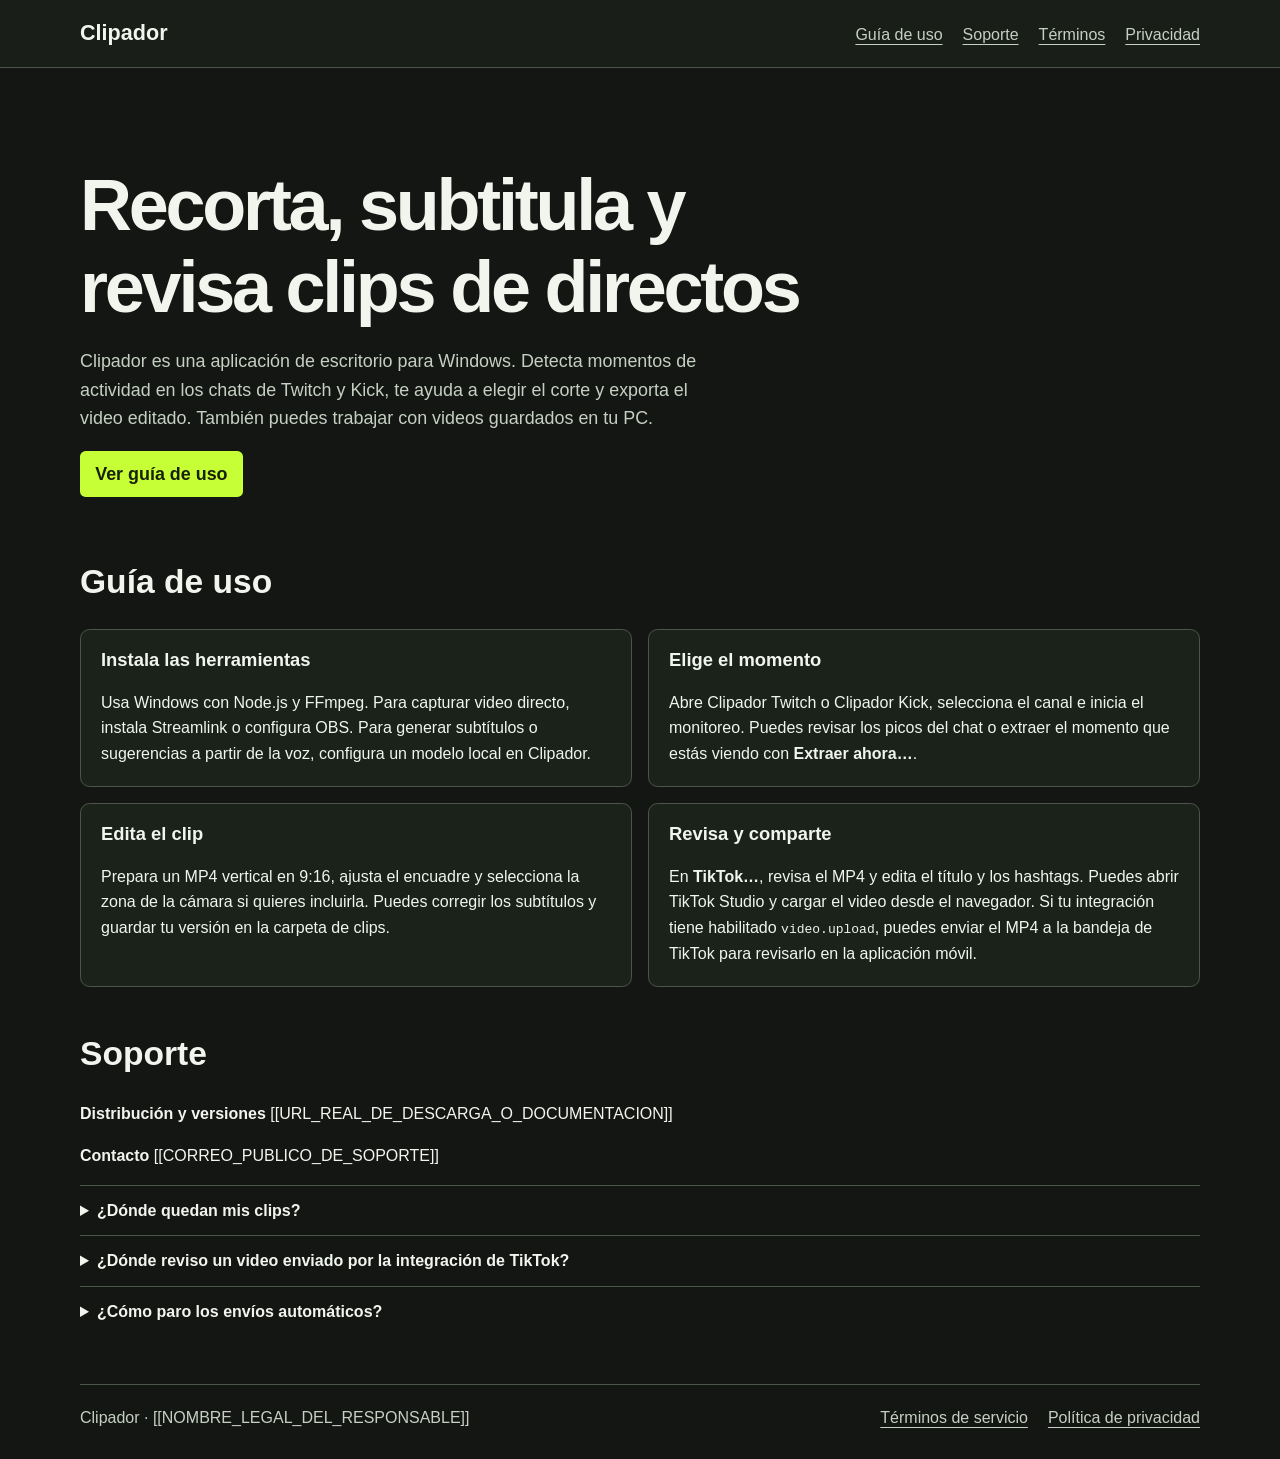
<file: index.html>
<!doctype html>
<html lang="es">
<head>
  <meta charset="utf-8">
  <meta name="viewport" content="width=device-width, initial-scale=1">
  <meta name="description" content="Guía de Clipador, la herramienta de escritorio para recortar, subtitular y revisar clips de directos.">
  <title>Clipador | Guía de la aplicación</title>
  <link rel="stylesheet" href="estilos.css">
</head>
<body>
  <header class="cabecera">
    <div class="marco cabecera-interior">
      <a class="marca" href="index.html" aria-current="page">Clipador</a>
      <nav aria-label="Navegación principal">
        <a href="#guia">Guía de uso</a>
        <a href="#soporte">Soporte</a>
        <a href="terminos.html">Términos</a>
        <a href="privacidad.html">Privacidad</a>
      </nav>
    </div>
  </header>
  <main class="marco">
    <section class="inicio">
      <h1>Recorta, subtitula y revisa clips de directos</h1>
      <p>Clipador es una aplicación de escritorio para Windows. Detecta momentos de actividad en los chats de Twitch y Kick, te ayuda a elegir el corte y exporta el video editado. También puedes trabajar con videos guardados en tu PC.</p>
      <p><a class="boton" href="#guia">Ver guía de uso</a></p>
    </section>
    <section id="guia" aria-labelledby="guia-titulo">
      <h2 id="guia-titulo">Guía de uso</h2>
      <div class="pasos">
        <article>
          <h3>Instala las herramientas</h3>
          <p>Usa Windows con Node.js y FFmpeg. Para capturar video directo, instala Streamlink o configura OBS. Para generar subtítulos o sugerencias a partir de la voz, configura un modelo local en Clipador.</p>
        </article>
        <article>
          <h3>Elige el momento</h3>
          <p>Abre Clipador Twitch o Clipador Kick, selecciona el canal e inicia el monitoreo. Puedes revisar los picos del chat o extraer el momento que estás viendo con <strong>Extraer ahora…</strong>.</p>
        </article>
        <article>
          <h3>Edita el clip</h3>
          <p>Prepara un MP4 vertical en 9:16, ajusta el encuadre y selecciona la zona de la cámara si quieres incluirla. Puedes corregir los subtítulos y guardar tu versión en la carpeta de clips.</p>
        </article>
        <article>
          <h3>Revisa y comparte</h3>
          <p>En <strong>TikTok…</strong>, revisa el MP4 y edita el título y los hashtags. Puedes abrir TikTok Studio y cargar el video desde el navegador. Si tu integración tiene habilitado <code>video.upload</code>, puedes enviar el MP4 a la bandeja de TikTok para revisarlo en la aplicación móvil.</p>
        </article>
      </div>
    </section>
    <section id="soporte" aria-labelledby="soporte-titulo">
      <h2 id="soporte-titulo">Soporte</h2>
      <p><strong>Distribución y versiones</strong> [[URL_REAL_DE_DESCARGA_O_DOCUMENTACION]]</p>
      <p><strong>Contacto</strong> [[CORREO_PUBLICO_DE_SOPORTE]]</p>
      <details>
        <summary>¿Dónde quedan mis clips?</summary>
        <p>Clipador exporta el video, los subtítulos y el texto de publicación a la carpeta configurada en tu equipo. En la ventana principal puedes abrirla con <strong>Abrir carpeta de clips</strong>.</p>
      </details>
      <details>
        <summary>¿Dónde reviso un video enviado por la integración de TikTok?</summary>
        <p>Abre la notificación en la bandeja del móvil con la cuenta que autorizaste. Ahí puedes revisar el video y añadir el título y los hashtags en el editor.</p>
      </details>
      <details>
        <summary>¿Cómo paro los envíos automáticos?</summary>
        <p>Abre <strong>TikTok…</strong> y desmarca <strong>Enviar los nuevos MP4 a mi bandeja durante esta sesión</strong>. Puedes revisar el progreso del envío actual con <strong>Consultar estado</strong> cuando esté disponible.</p>
      </details>
    </section>
  </main>
  <footer class="marco pie">
    <span>Clipador · [[NOMBRE_LEGAL_DEL_RESPONSABLE]]</span>
    <nav aria-label="Información legal">
      <a href="terminos.html">Términos de servicio</a>
      <a href="privacidad.html">Política de privacidad</a>
    </nav>
  </footer>
</body>
</html>
</file>
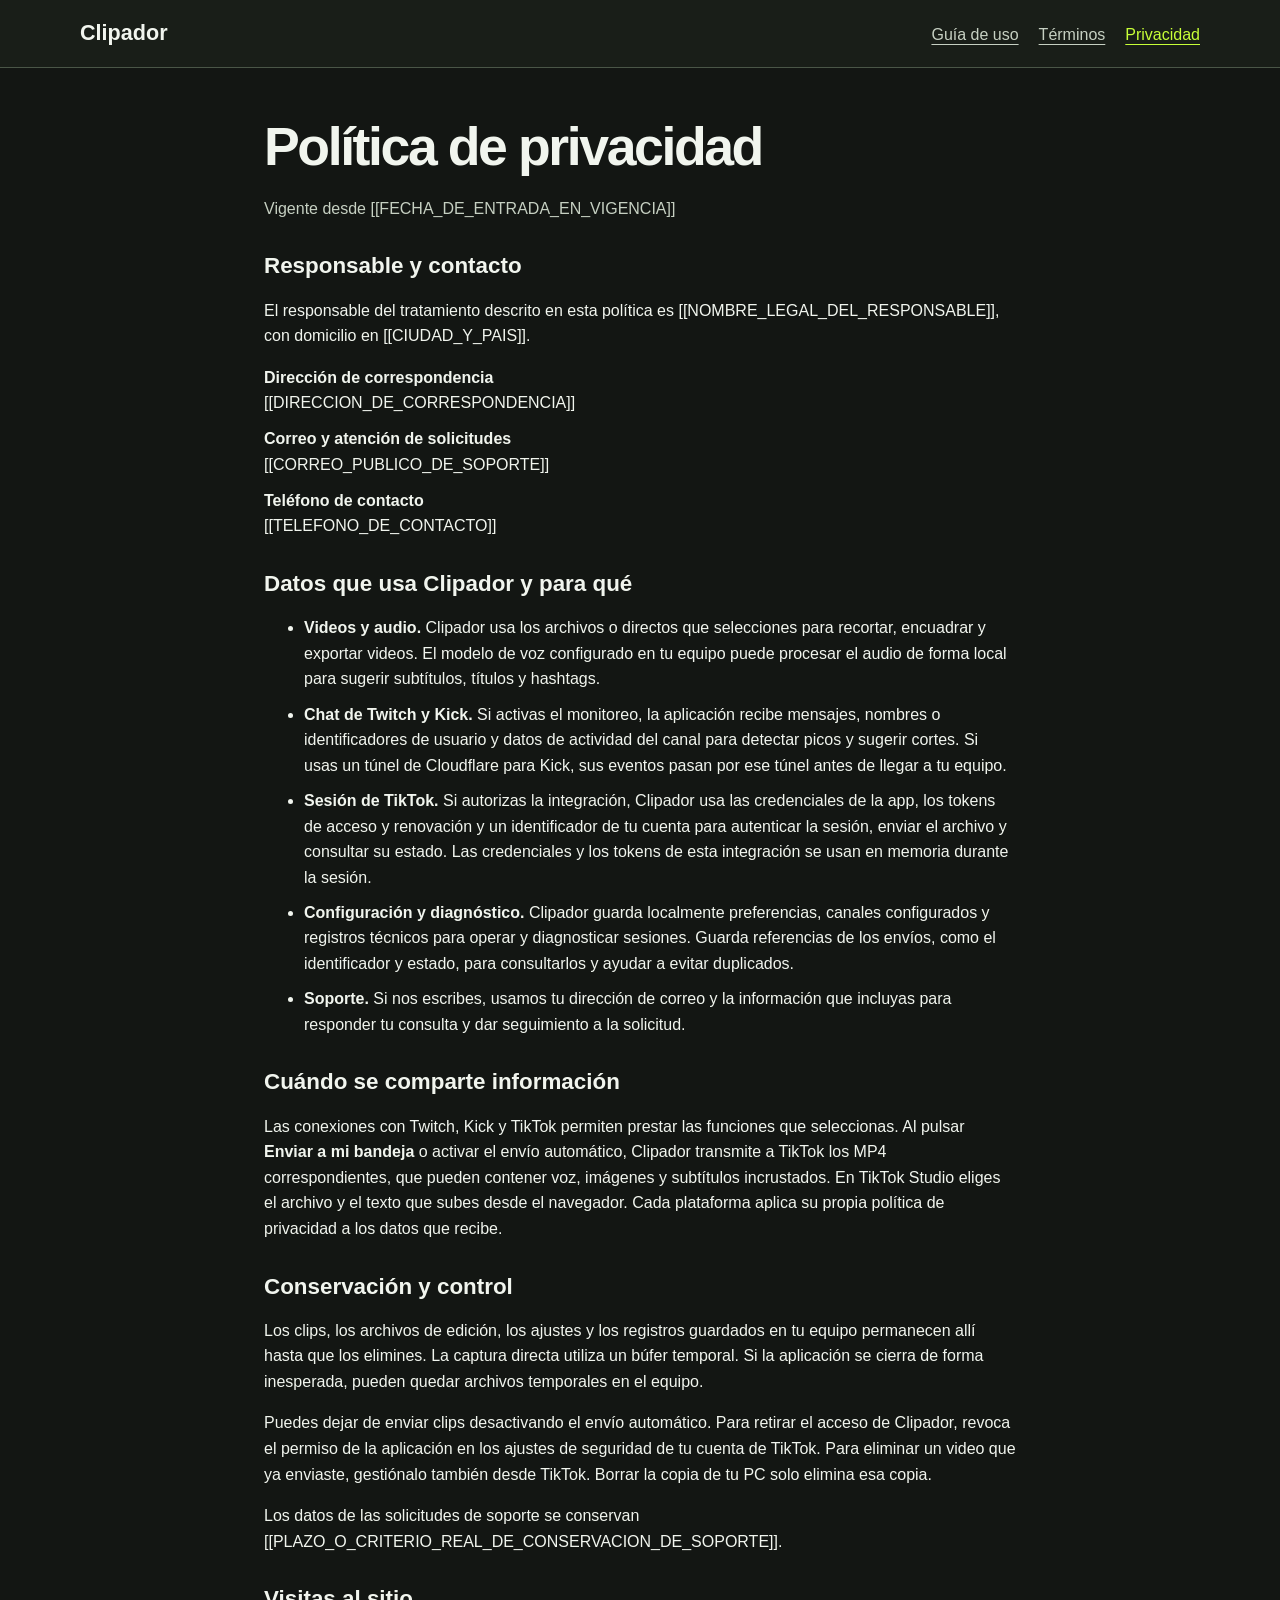
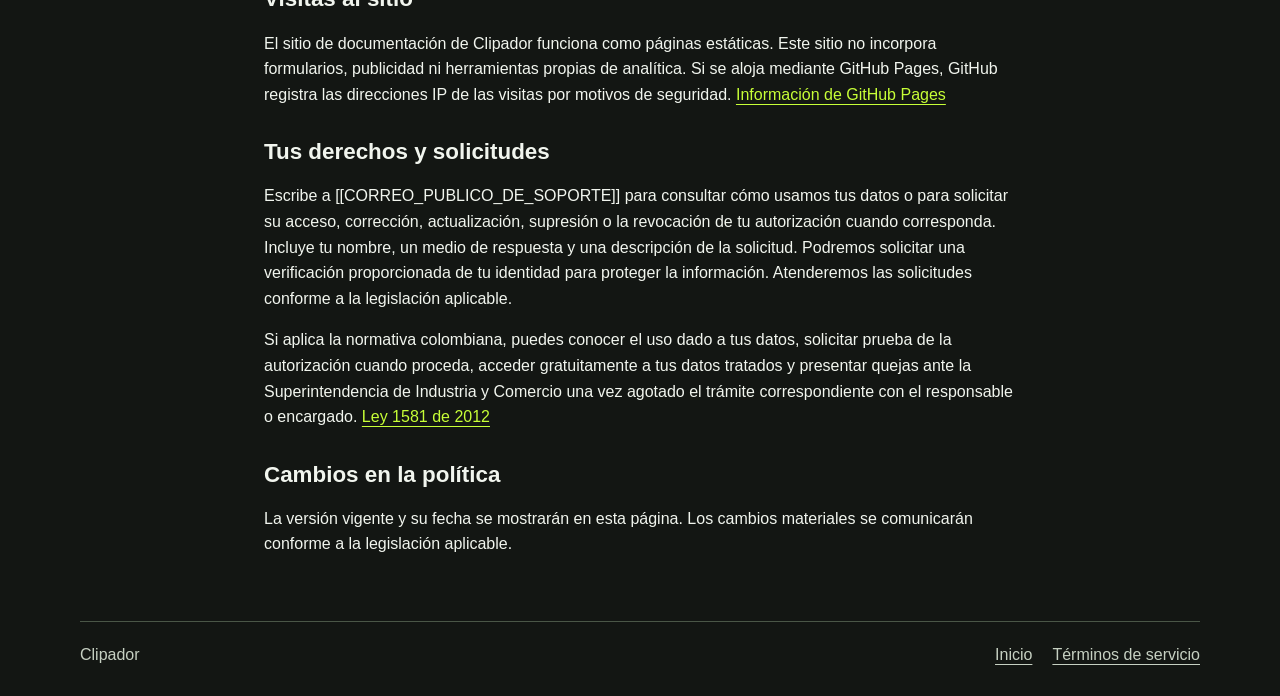
<file: privacidad.html>
<!doctype html>
<html lang="es">
<head>
  <meta charset="utf-8">
  <meta name="viewport" content="width=device-width, initial-scale=1">
  <title>Política de privacidad | Clipador</title>
  <link rel="stylesheet" href="estilos.css">
</head>
<body>
  <header class="cabecera">
    <div class="marco cabecera-interior">
      <a class="marca" href="index.html">Clipador</a>
      <nav aria-label="Navegación principal">
        <a href="index.html#guia">Guía de uso</a>
        <a href="terminos.html">Términos</a>
        <a href="privacidad.html" aria-current="page">Privacidad</a>
      </nav>
    </div>
  </header>
  <main class="marco documento">
    <h1>Política de privacidad</h1>
    <p class="fecha">Vigente desde [[FECHA_DE_ENTRADA_EN_VIGENCIA]]</p>
    <section>
      <h2>Responsable y contacto</h2>
      <p>El responsable del tratamiento descrito en esta política es [[NOMBRE_LEGAL_DEL_RESPONSABLE]], con domicilio en [[CIUDAD_Y_PAIS]].</p>
      <dl>
        <dt>Dirección de correspondencia</dt><dd>[[DIRECCION_DE_CORRESPONDENCIA]]</dd>
        <dt>Correo y atención de solicitudes</dt><dd>[[CORREO_PUBLICO_DE_SOPORTE]]</dd>
        <dt>Teléfono de contacto</dt><dd>[[TELEFONO_DE_CONTACTO]]</dd>
      </dl>
    </section>
    <section>
      <h2>Datos que usa Clipador y para qué</h2>
      <ul>
        <li><strong>Videos y audio.</strong> Clipador usa los archivos o directos que selecciones para recortar, encuadrar y exportar videos. El modelo de voz configurado en tu equipo puede procesar el audio de forma local para sugerir subtítulos, títulos y hashtags.</li>
        <li><strong>Chat de Twitch y Kick.</strong> Si activas el monitoreo, la aplicación recibe mensajes, nombres o identificadores de usuario y datos de actividad del canal para detectar picos y sugerir cortes. Si usas un túnel de Cloudflare para Kick, sus eventos pasan por ese túnel antes de llegar a tu equipo.</li>
        <li><strong>Sesión de TikTok.</strong> Si autorizas la integración, Clipador usa las credenciales de la app, los tokens de acceso y renovación y un identificador de tu cuenta para autenticar la sesión, enviar el archivo y consultar su estado. Las credenciales y los tokens de esta integración se usan en memoria durante la sesión.</li>
        <li><strong>Configuración y diagnóstico.</strong> Clipador guarda localmente preferencias, canales configurados y registros técnicos para operar y diagnosticar sesiones. Guarda referencias de los envíos, como el identificador y estado, para consultarlos y ayudar a evitar duplicados.</li>
        <li><strong>Soporte.</strong> Si nos escribes, usamos tu dirección de correo y la información que incluyas para responder tu consulta y dar seguimiento a la solicitud.</li>
      </ul>
    </section>
    <section>
      <h2>Cuándo se comparte información</h2>
      <p>Las conexiones con Twitch, Kick y TikTok permiten prestar las funciones que seleccionas. Al pulsar <strong>Enviar a mi bandeja</strong> o activar el envío automático, Clipador transmite a TikTok los MP4 correspondientes, que pueden contener voz, imágenes y subtítulos incrustados. En TikTok Studio eliges el archivo y el texto que subes desde el navegador. Cada plataforma aplica su propia política de privacidad a los datos que recibe.</p>
    </section>
    <section>
      <h2>Conservación y control</h2>
      <p>Los clips, los archivos de edición, los ajustes y los registros guardados en tu equipo permanecen allí hasta que los elimines. La captura directa utiliza un búfer temporal. Si la aplicación se cierra de forma inesperada, pueden quedar archivos temporales en el equipo.</p>
      <p>Puedes dejar de enviar clips desactivando el envío automático. Para retirar el acceso de Clipador, revoca el permiso de la aplicación en los ajustes de seguridad de tu cuenta de TikTok. Para eliminar un video que ya enviaste, gestiónalo también desde TikTok. Borrar la copia de tu PC solo elimina esa copia.</p>
      <p>Los datos de las solicitudes de soporte se conservan [[PLAZO_O_CRITERIO_REAL_DE_CONSERVACION_DE_SOPORTE]].</p>
    </section>
    <section>
      <h2>Visitas al sitio</h2>
      <p>El sitio de documentación de Clipador funciona como páginas estáticas. Este sitio no incorpora formularios, publicidad ni herramientas propias de analítica. Si se aloja mediante GitHub Pages, GitHub registra las direcciones IP de las visitas por motivos de seguridad. <a href="https://docs.github.com/en/pages/getting-started-with-github-pages/what-is-github-pages#data-collection">Información de GitHub Pages</a></p>
    </section>
    <section>
      <h2>Tus derechos y solicitudes</h2>
      <p>Escribe a [[CORREO_PUBLICO_DE_SOPORTE]] para consultar cómo usamos tus datos o para solicitar su acceso, corrección, actualización, supresión o la revocación de tu autorización cuando corresponda. Incluye tu nombre, un medio de respuesta y una descripción de la solicitud. Podremos solicitar una verificación proporcionada de tu identidad para proteger la información. Atenderemos las solicitudes conforme a la legislación aplicable.</p>
      <p>Si aplica la normativa colombiana, puedes conocer el uso dado a tus datos, solicitar prueba de la autorización cuando proceda, acceder gratuitamente a tus datos tratados y presentar quejas ante la Superintendencia de Industria y Comercio una vez agotado el trámite correspondiente con el responsable o encargado. <a href="https://www.funcionpublica.gov.co/eva/gestornormativo/norma.php?i=49981">Ley 1581 de 2012</a></p>
    </section>
    <section>
      <h2>Cambios en la política</h2>
      <p>La versión vigente y su fecha se mostrarán en esta página. Los cambios materiales se comunicarán conforme a la legislación aplicable.</p>
    </section>
  </main>
  <footer class="marco pie">
    <span>Clipador</span>
    <nav aria-label="Información legal">
      <a href="index.html">Inicio</a>
      <a href="terminos.html">Términos de servicio</a>
    </nav>
  </footer>
</body>
</html>
</file>
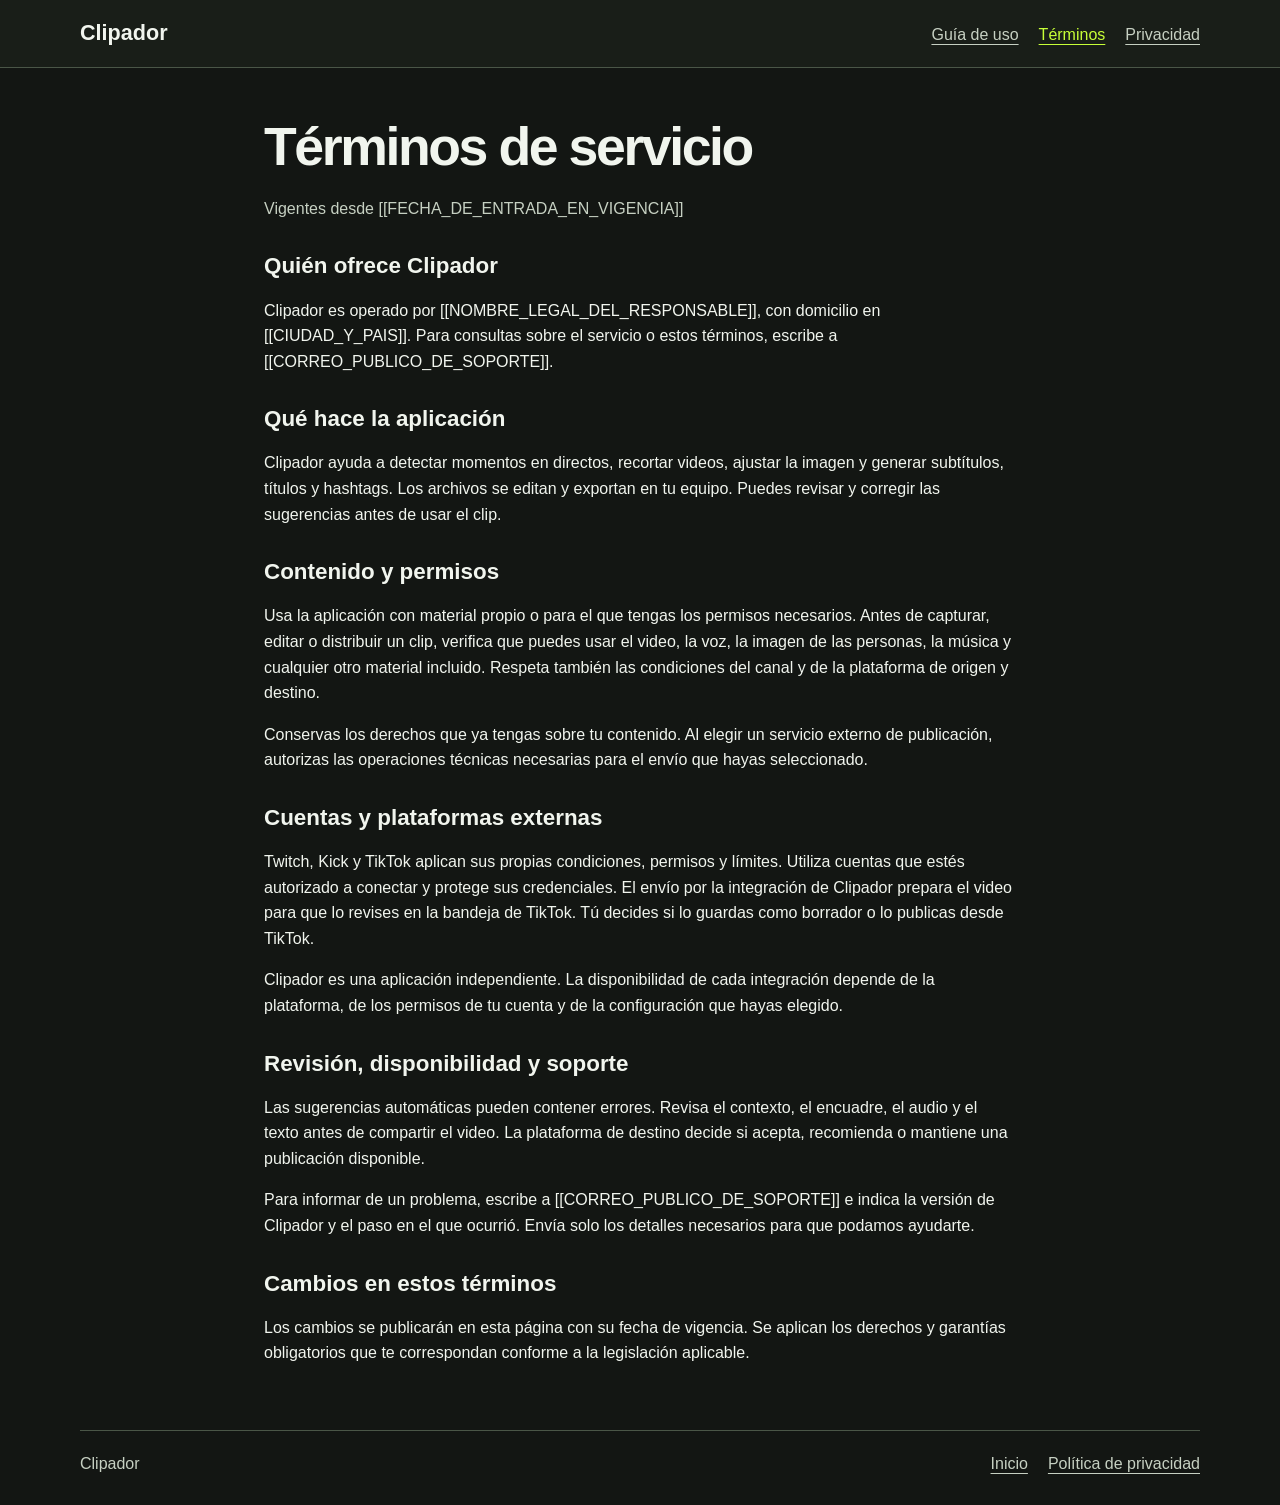
<file: terminos.html>
<!doctype html>
<html lang="es">
<head>
  <meta charset="utf-8">
  <meta name="viewport" content="width=device-width, initial-scale=1">
  <title>Términos de servicio | Clipador</title>
  <link rel="stylesheet" href="estilos.css">
</head>
<body>
  <header class="cabecera">
    <div class="marco cabecera-interior">
      <a class="marca" href="index.html">Clipador</a>
      <nav aria-label="Navegación principal">
        <a href="index.html#guia">Guía de uso</a>
        <a href="terminos.html" aria-current="page">Términos</a>
        <a href="privacidad.html">Privacidad</a>
      </nav>
    </div>
  </header>
  <main class="marco documento">
    <h1>Términos de servicio</h1>
    <p class="fecha">Vigentes desde [[FECHA_DE_ENTRADA_EN_VIGENCIA]]</p>
    <section>
      <h2>Quién ofrece Clipador</h2>
      <p>Clipador es operado por [[NOMBRE_LEGAL_DEL_RESPONSABLE]], con domicilio en [[CIUDAD_Y_PAIS]]. Para consultas sobre el servicio o estos términos, escribe a [[CORREO_PUBLICO_DE_SOPORTE]].</p>
    </section>
    <section>
      <h2>Qué hace la aplicación</h2>
      <p>Clipador ayuda a detectar momentos en directos, recortar videos, ajustar la imagen y generar subtítulos, títulos y hashtags. Los archivos se editan y exportan en tu equipo. Puedes revisar y corregir las sugerencias antes de usar el clip.</p>
    </section>
    <section>
      <h2>Contenido y permisos</h2>
      <p>Usa la aplicación con material propio o para el que tengas los permisos necesarios. Antes de capturar, editar o distribuir un clip, verifica que puedes usar el video, la voz, la imagen de las personas, la música y cualquier otro material incluido. Respeta también las condiciones del canal y de la plataforma de origen y destino.</p>
      <p>Conservas los derechos que ya tengas sobre tu contenido. Al elegir un servicio externo de publicación, autorizas las operaciones técnicas necesarias para el envío que hayas seleccionado.</p>
    </section>
    <section>
      <h2>Cuentas y plataformas externas</h2>
      <p>Twitch, Kick y TikTok aplican sus propias condiciones, permisos y límites. Utiliza cuentas que estés autorizado a conectar y protege sus credenciales. El envío por la integración de Clipador prepara el video para que lo revises en la bandeja de TikTok. Tú decides si lo guardas como borrador o lo publicas desde TikTok.</p>
      <p>Clipador es una aplicación independiente. La disponibilidad de cada integración depende de la plataforma, de los permisos de tu cuenta y de la configuración que hayas elegido.</p>
    </section>
    <section>
      <h2>Revisión, disponibilidad y soporte</h2>
      <p>Las sugerencias automáticas pueden contener errores. Revisa el contexto, el encuadre, el audio y el texto antes de compartir el video. La plataforma de destino decide si acepta, recomienda o mantiene una publicación disponible.</p>
      <p>Para informar de un problema, escribe a [[CORREO_PUBLICO_DE_SOPORTE]] e indica la versión de Clipador y el paso en el que ocurrió. Envía solo los detalles necesarios para que podamos ayudarte.</p>
    </section>
    <section>
      <h2>Cambios en estos términos</h2>
      <p>Los cambios se publicarán en esta página con su fecha de vigencia. Se aplican los derechos y garantías obligatorios que te correspondan conforme a la legislación aplicable.</p>
    </section>
  </main>
  <footer class="marco pie">
    <span>Clipador</span>
    <nav aria-label="Información legal">
      <a href="index.html">Inicio</a>
      <a href="privacidad.html">Política de privacidad</a>
    </nav>
  </footer>
</body>
</html>
</file>
<file: estilos.css>
:root {
  color-scheme: dark;
  font-family: "Atkinson Hyperlegible Next", "Segoe UI", sans-serif;
  background: #131613;
  color: #f1f5ee;
  line-height: 1.6;
  --verde: #c7ff37;
  --suave: #c6d0c2;
  --borde: #4a5647;
}

* { box-sizing: border-box; }
html { scroll-padding-top: 1rem; }
body { margin: 0; }
a { color: var(--verde); text-underline-offset: .22em; }
a:hover { text-decoration-thickness: .15em; }
a:focus-visible, summary:focus-visible { outline: .15rem solid var(--verde); outline-offset: .3rem; }
.marco { width: min(70rem, 100% - 2rem); margin-inline: auto; }
.cabecera { border-bottom: 1px solid var(--borde); background: #191e18; }
.cabecera-interior, .pie { display: flex; justify-content: space-between; align-items: baseline; flex-wrap: wrap; gap: .7rem 2rem; padding-block: 1rem; }
.marca { font-size: 1.35rem; font-weight: 800; color: inherit; text-decoration: none; }
nav { display: flex; flex-wrap: wrap; gap: .4rem 1.25rem; }
nav a { color: var(--suave); }
nav a[aria-current] { color: var(--verde); }
.inicio { padding-block: clamp(2.6rem, 8vw, 6rem) 3rem; }
.inicio h1 { max-width: 19ch; }
.inicio p { max-width: 62ch; font-size: 1.12rem; color: var(--suave); }
h1, h2, h3 { line-height: 1.14; }
h1 { font-size: clamp(2.25rem, 6vw, 4.5rem); letter-spacing: -.045em; margin: 0 0 1.2rem; }
h2 { font-size: clamp(1.45rem, 3vw, 2.1rem); margin-top: 0; }
h3 { font-size: 1.15rem; margin-top: 0; }
.boton { display: inline-block; padding: .55rem .95rem; border-radius: .35rem; background: var(--verde); color: #182006; text-decoration: none; font-weight: 700; }
.pasos { display: grid; grid-template-columns: repeat(2, minmax(0, 1fr)); gap: 1rem; }
.pasos article { border: 1px solid var(--borde); background: #1b221a; border-radius: .6rem; padding: 1.25rem; }
.pasos p { margin-bottom: 0; }
#soporte { margin-block: 3rem; overflow-wrap: anywhere; }
details { padding-block: .75rem; border-top: 1px solid var(--borde); }
summary { cursor: pointer; font-weight: 650; }
.documento { max-width: 47rem; padding-block: 3rem; overflow-wrap: anywhere; }
.documento h1 { font-size: clamp(2.1rem, 5vw, 3.35rem); }
.documento section { margin-top: 2rem; }
.documento h2 { font-size: 1.4rem; }
.documento li { margin-bottom: .6rem; }
dt { font-weight: 700; }
dd { margin: 0 0 .65rem; }
.fecha, .pie { color: var(--suave); }
.pie { border-top: 1px solid var(--borde); padding-block: 1.25rem 1.75rem; }

@media (max-width: 40rem) {
  .pasos { grid-template-columns: 1fr; }
  .documento { padding-top: 2rem; }
}
</file>
